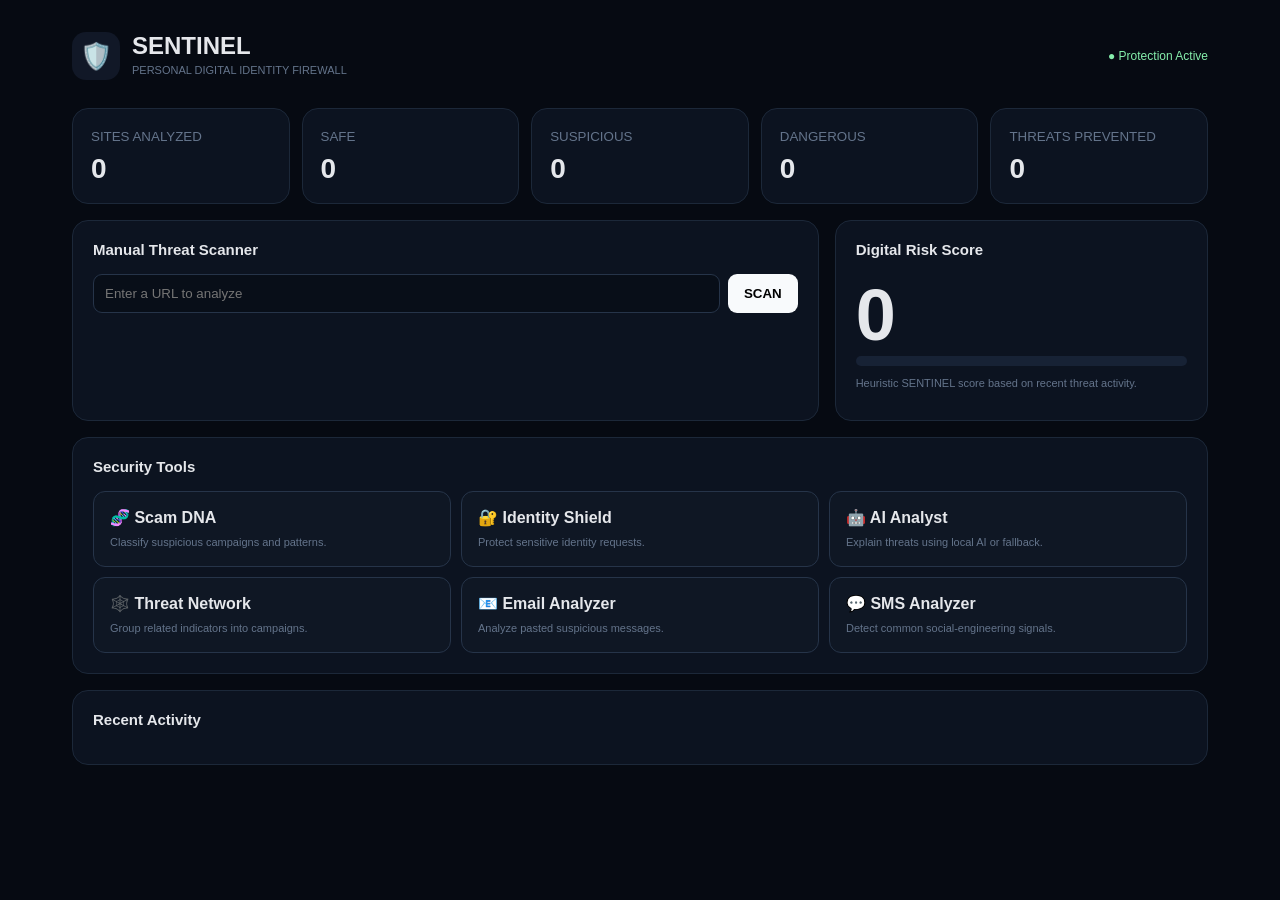
<file: frontend/index.html>
<!doctype html>
<html>
<head>
<meta charset="utf-8">
<meta name="viewport" content="width=device-width,initial-scale=1">
<title>SENTINEL Security Center</title>
<style>
*{box-sizing:border-box}body{margin:0;background:#060a12;color:#e5e7eb;font-family:Inter,Arial,sans-serif}.wrap{max-width:1200px;margin:auto;padding:32px}.top{display:flex;justify-content:space-between;align-items:center;margin-bottom:28px}.brand{display:flex;gap:12px;align-items:center}.logo{width:48px;height:48px;border-radius:14px;background:#111827;display:grid;place-items:center;font-size:26px}.brand h1{margin:0;font-size:24px}.brand p{margin:4px 0;color:#64748b;font-size:11px}.online{color:#86efac;font-size:12px}.grid{display:grid;grid-template-columns:repeat(5,1fr);gap:12px}.stat,.panel{background:#0c1320;border:1px solid #1c2839;border-radius:16px}.stat{padding:18px}.stat small{color:#64748b}.stat strong{display:block;font-size:28px;margin-top:8px}.layout{display:grid;grid-template-columns:2fr 1fr;gap:16px;margin-top:16px}.panel{padding:20px}.panel h2{font-size:15px;margin:0 0 16px}.risk{font-size:72px;font-weight:900}.bar{height:10px;background:#172235;border-radius:99px;overflow:hidden}.bar div{height:100%;background:#60a5fa}.row{display:flex;justify-content:space-between;padding:11px 0;border-bottom:1px solid #172235;font-size:12px}.safe{color:#86efac}.warn{color:#facc15}.danger{color:#f87171}.tools{display:grid;grid-template-columns:repeat(3,1fr);gap:10px;margin-top:16px}.tool{padding:16px;border:1px solid #263449;background:#0f1724;border-radius:12px}.tool strong{display:block;margin-bottom:5px}.tool span{font-size:11px;color:#64748b}.input{display:flex;gap:8px}.input input{flex:1;background:#080e18;border:1px solid #263449;color:white;padding:11px;border-radius:9px}.input button{background:#f8fafc;border:0;border-radius:9px;padding:0 16px;font-weight:800}.result{margin-top:14px}.reason{background:#121c2c;padding:8px;border-radius:8px;margin:5px 0;font-size:12px}@media(max-width:800px){.grid{grid-template-columns:repeat(2,1fr)}.layout{grid-template-columns:1fr}.tools{grid-template-columns:1fr}}
</style>
</head>
<body>
<div class="wrap">
  <div class="top">
    <div class="brand"><div class="logo">🛡️</div><div><h1>SENTINEL</h1><p>PERSONAL DIGITAL IDENTITY FIREWALL</p></div></div>
    <div class="online">● Protection Active</div>
  </div>

  <div class="grid">
    <div class="stat"><small>SITES ANALYZED</small><strong id="total">0</strong></div>
    <div class="stat"><small>SAFE</small><strong id="safe">0</strong></div>
    <div class="stat"><small>SUSPICIOUS</small><strong id="suspicious">0</strong></div>
    <div class="stat"><small>DANGEROUS</small><strong id="dangerous">0</strong></div>
    <div class="stat"><small>THREATS PREVENTED</small><strong id="prevented">0</strong></div>
  </div>

  <div class="layout">
    <section class="panel">
      <h2>Manual Threat Scanner</h2>
      <div class="input"><input id="url" placeholder="Enter a URL to analyze"><button onclick="scan()">SCAN</button></div>
      <div id="result" class="result"></div>
    </section>
    <section class="panel">
      <h2>Digital Risk Score</h2>
      <div id="risk" class="risk">0</div>
      <div class="bar"><div id="riskbar" style="width:0%"></div></div>
      <p style="color:#64748b;font-size:11px">Heuristic SENTINEL score based on recent threat activity.</p>
    </section>
  </div>

  <section class="panel" style="margin-top:16px">
    <h2>Security Tools</h2>
    <div class="tools">
      <div class="tool"><strong>🧬 Scam DNA</strong><span>Classify suspicious campaigns and patterns.</span></div>
      <div class="tool"><strong>🔐 Identity Shield</strong><span>Protect sensitive identity requests.</span></div>
      <div class="tool"><strong>🤖 AI Analyst</strong><span>Explain threats using local AI or fallback.</span></div>
      <div class="tool"><strong>🕸️ Threat Network</strong><span>Group related indicators into campaigns.</span></div>
      <div class="tool"><strong>📧 Email Analyzer</strong><span>Analyze pasted suspicious messages.</span></div>
      <div class="tool"><strong>💬 SMS Analyzer</strong><span>Detect common social-engineering signals.</span></div>
    </div>
  </section>

  <section class="panel" style="margin-top:16px">
    <h2>Recent Activity</h2>
    <div id="history"></div>
  </section>
</div>

<script>
const API="http://127.0.0.1:8000";
async function load(){
  const [s,h]=await Promise.all([
    fetch(API+"/api/stats").then(r=>r.json()),
    fetch(API+"/api/history?limit=12").then(r=>r.json())
  ]);
  for(const k of ["total","safe","suspicious","dangerous","prevented"]) document.getElementById(k).textContent=s[k]||0;
  const risk=Math.min(100,Math.round((s.dangerous*12+s.suspicious*5+s.high*3)||0));
  document.getElementById("risk").textContent=risk;
  document.getElementById("riskbar").style.width=risk+"%";
  document.getElementById("history").innerHTML=h.length?h.map(x=>`
    <div class="row">
      <span>${escapeHtml(x.domain||x.url)}</span>
      <span class="${x.score>=76?'danger':x.score>=31?'warn':'safe'}">${x.score}/100 · ${x.classification}</span>
    </div>`).join(""):"No scans yet.";
}
function escapeHtml(s){return String(s).replace(/[&<>"']/g,c=>({"&":"&amp;","<":"&lt;",">":"&gt;",'"':"&quot;","'":"&#039;"}[c]))}
async function scan(){
  const url=document.getElementById("url").value.trim();
  if(!url)return;
  const r=await fetch(API+"/api/analyze",{method:"POST",headers:{"Content-Type":"application/json"},body:JSON.stringify({url})}).then(x=>x.json());
  document.getElementById("result").innerHTML=`
    <div style="font-size:34px;font-weight:900">${r.score}/100</div>
    <div>${escapeHtml(r.level)} · ${escapeHtml(r.classification)}</div>
    ${(r.reasons||[]).slice(0,8).map(x=>`<div class="reason">⚠ ${escapeHtml(x.signal)} <span style="color:#64748b">+${x.points}</span></div>`).join("")}`;
  load();
}
load();
setInterval(load,5000);
</script>
</body>
</html>
</file>
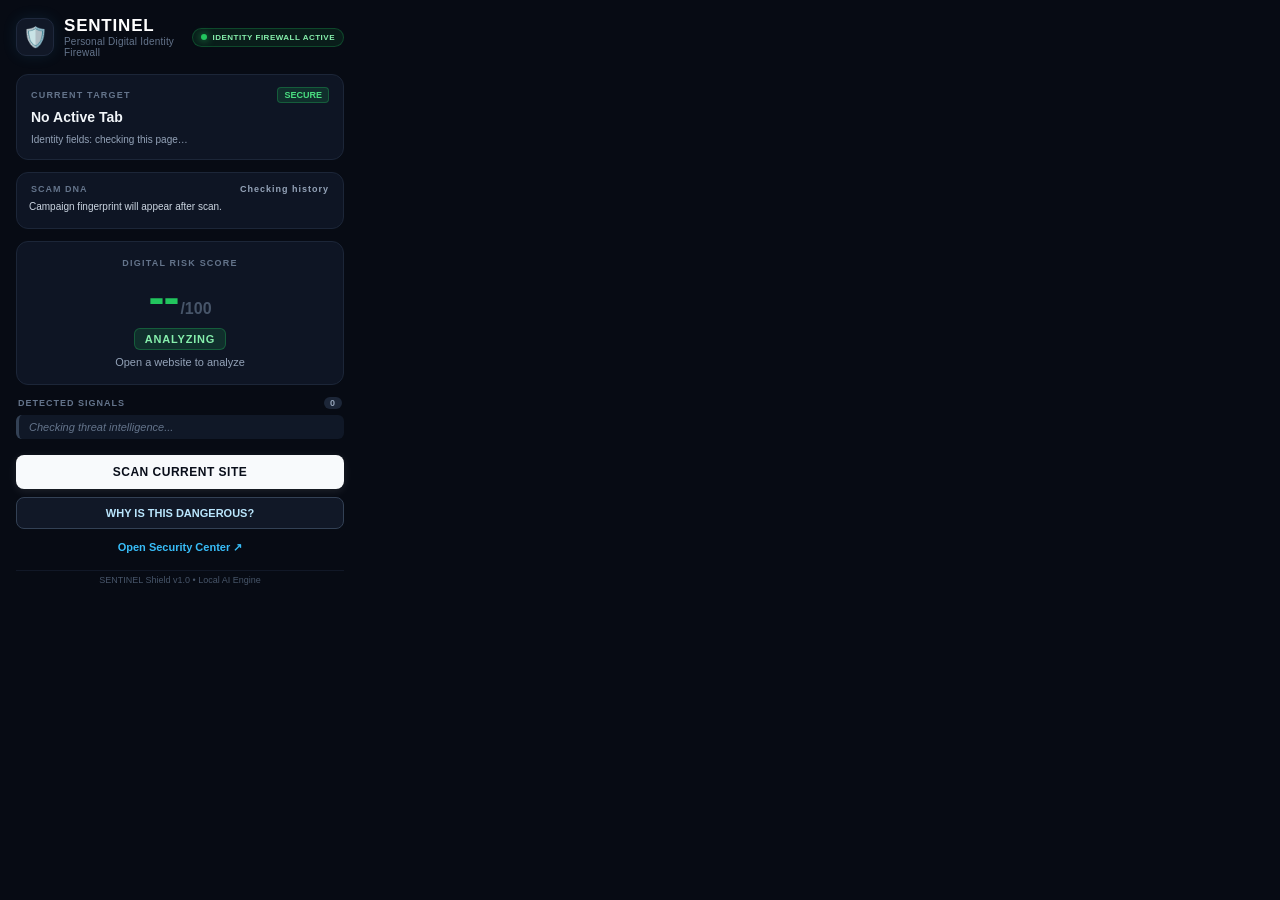
<file: extension/popup.html>
<!doctype html>
<html lang="en">
<head>
  <meta charset="utf-8">
  <meta name="viewport" content="width=device-width, initial-scale=1">
  <title>SENTINEL</title>
  <link rel="stylesheet" href="popup.css">
</head>
<body>
  <div class="app">
    <header>
      <div class="shield-badge">🛡️</div>
      <div class="title-group">
        <h1>SENTINEL</h1>
        <p>Personal Digital Identity Firewall</p>
      </div>
      <div class="status-indicator" title="Protection is actively monitoring your browsing">
        <span class="status-dot"></span>
        <span class="status-label">IDENTITY FIREWALL ACTIVE</span>
      </div>
    </header>

    <div class="site-card">
      <div class="card-label-row">
        <span class="card-label">CURRENT TARGET</span>
        <span id="security-protocol" class="protocol-badge">SECURE</span>
      </div>
      <div class="domain-row">
        <strong id="domain">Checking...</strong>
      </div>
      <div id="identity-banner" class="identity-banner hidden">
        <span class="identity-icon">🔐</span>
        <span id="identity-text">Identity Fields Monitored</span>
      </div>
      <div id="identity-details" class="identity-details">Identity fields: checking this page…</div>
    </div>

    <div class="campaign-card">
      <div class="section-header"><span>SCAM DNA</span><span id="seen-before" class="seen-badge">Checking history</span></div>
      <div id="campaign-info" class="campaign-info">Campaign fingerprint will appear after scan.</div>
      <div id="related-domains" class="related-domains"></div>
    </div>

    <div class="score-card" id="score-card">
      <div class="card-label-row center">
        <span class="card-label">DIGITAL RISK SCORE</span>
      </div>
      <div class="score-display">
        <span id="score" class="score-number">--</span>
        <span class="score-total">/100</span>
      </div>
      <div class="badge-row">
        <span id="level" class="level-badge">ANALYZING</span>
      </div>
      <div id="classification" class="classification-tag">Scanning page signals...</div>
    </div>

    <div class="threats-section">
      <div class="section-header">
        <span>DETECTED SIGNALS</span>
        <span id="signal-count" class="signal-count">0</span>
      </div>
      <div id="reasons" class="reasons-list">
        <div class="reason placeholder">Checking threat intelligence...</div>
      </div>
    </div>

    <div class="actions">
      <button id="scan-btn" class="primary-btn">
        <span id="scan-text">SCAN CURRENT SITE</span>
      </button>
      <button id="explain-btn" class="secondary-btn">WHY IS THIS DANGEROUS?</button>
      <div id="explanation" class="explanation hidden" aria-live="polite"></div>
      <a href="http://127.0.0.1:8000/dashboard" target="_blank" class="dashboard-link">
        Open Security Center ↗
      </a>
    </div>

    <footer>
      <span id="message">SENTINEL Shield v1.0 • Local AI Engine</span>
    </footer>
  </div>
  <script src="popup.js"></script>
</body>
</html>
</file>
<file: extension/popup.css>
* {
  box-sizing: border-box;
  margin: 0;
  padding: 0;
}

body {
  width: 360px;
  background: #070b14;
  color: #f8fafc;
  font-family: -apple-system, BlinkMacSystemFont, "Segoe UI", Roboto, "Helvetica Neue", Arial, sans-serif;
  user-select: none;
  overflow-x: hidden;
}

.app {
  padding: 16px;
  display: flex;
  flex-direction: column;
  gap: 12px;
}

header {
  display: flex;
  align-items: center;
  gap: 10px;
  padding-bottom: 4px;
}

.shield-badge {
  width: 38px;
  height: 38px;
  border-radius: 10px;
  background: #111827;
  border: 1px solid #1f293d;
  display: grid;
  place-items: center;
  font-size: 20px;
  box-shadow: 0 0 15px rgba(56, 189, 248, 0.1);
}

.title-group {
  flex: 1;
}

h1 {
  font-size: 17px;
  font-weight: 800;
  letter-spacing: 0.8px;
  color: #ffffff;
  line-height: 1.2;
}

.title-group p {
  color: #64748b;
  font-size: 10px;
  font-weight: 500;
  letter-spacing: 0.2px;
}

.status-indicator {
  display: flex;
  align-items: center;
  gap: 5px;
  background: rgba(34, 197, 94, 0.1);
  border: 1px solid rgba(34, 197, 94, 0.25);
  padding: 4px 8px;
  border-radius: 20px;
}

.status-dot {
  width: 6px;
  height: 6px;
  border-radius: 50%;
  background: #22c55e;
  box-shadow: 0 0 8px #22c55e;
}

.status-label {
  font-size: 8px;
  font-weight: 800;
  color: #86efac;
  letter-spacing: 0.5px;
}

.identity-details { margin-top: 7px; color: #94a3b8; font-size: 10px; line-height: 1.5; }
.campaign-card { background:#0e1524; border:1px solid #1c2638; border-radius:12px; padding:11px 12px; }
.campaign-card .section-header { margin-bottom:7px; }
.campaign-info { color:#cbd5e1; font-size:10px; overflow-wrap:anywhere; }
.seen-badge { color:#94a3b8; font-size:9px; }
.seen-badge.seen { color:#fbbf24; }
.related-domains { color:#94a3b8; font-size:10px; margin-top:5px; overflow-wrap:anywhere; }
.secondary-btn { width:100%; padding:9px; border:1px solid #334155; border-radius:8px; background:#111827; color:#bae6fd; font-size:11px; font-weight:800; cursor:pointer; }
.secondary-btn:disabled { opacity:.6; cursor:wait; }
.explanation { padding:9px; border:1px solid #263449; border-radius:8px; color:#cbd5e1; background:#0b1220; font-size:10px; line-height:1.5; }
.explanation.hidden { display:none; }

.site-card, .score-card {
  background: #0e1524;
  border: 1px solid #1c2638;
  border-radius: 12px;
  padding: 12px 14px;
}

.card-label-row {
  display: flex;
  justify-content: space-between;
  align-items: center;
  margin-bottom: 6px;
}

.card-label-row.center {
  justify-content: center;
}

.card-label {
  font-size: 9px;
  font-weight: 800;
  letter-spacing: 1.2px;
  color: #64748b;
  text-transform: uppercase;
}

.protocol-badge {
  font-size: 9px;
  font-weight: 700;
  padding: 2px 6px;
  border-radius: 4px;
  background: rgba(34, 197, 94, 0.15);
  color: #4ade80;
  border: 1px solid rgba(34, 197, 94, 0.3);
}

.protocol-badge.insecure {
  background: rgba(239, 68, 68, 0.15);
  color: #f87171;
  border-color: rgba(239, 68, 68, 0.3);
}

.domain-row strong {
  font-size: 14px;
  font-weight: 700;
  display: block;
  overflow: hidden;
  text-overflow: ellipsis;
  white-space: nowrap;
  color: #f1f5f9;
}

.identity-banner {
  margin-top: 8px;
  padding: 6px 10px;
  background: rgba(245, 158, 11, 0.1);
  border: 1px solid rgba(245, 158, 11, 0.25);
  border-radius: 6px;
  font-size: 10px;
  font-weight: 600;
  color: #fbbf24;
  display: flex;
  align-items: center;
  gap: 6px;
}

.identity-banner.hidden {
  display: none;
}

.score-card {
  text-align: center;
  padding: 16px 14px;
  transition: all 0.3s ease;
}

.score-display {
  display: flex;
  align-items: baseline;
  justify-content: center;
  gap: 2px;
  margin: 4px 0 6px 0;
}

.score-number {
  font-size: 48px;
  font-weight: 900;
  line-height: 1;
  color: #22c55e;
  letter-spacing: -1px;
}

.score-total {
  font-size: 16px;
  color: #475569;
  font-weight: 600;
}

.badge-row {
  margin-bottom: 6px;
}

.level-badge {
  display: inline-block;
  padding: 4px 10px;
  border-radius: 6px;
  font-size: 11px;
  font-weight: 800;
  letter-spacing: 0.8px;
  text-transform: uppercase;
  background: rgba(34, 197, 94, 0.15);
  color: #86efac;
  border: 1px solid rgba(34, 197, 94, 0.3);
}

.classification-tag {
  font-size: 11px;
  color: #94a3b8;
  font-weight: 500;
}

/* Dynamic severity coloring */
.score-card.safe .score-number { color: #22c55e; }
.score-card.safe .level-badge { background: rgba(34, 197, 94, 0.15); color: #86efac; border-color: rgba(34, 197, 94, 0.3); }

.score-card.suspicious .score-number { color: #eab308; }
.score-card.suspicious .level-badge { background: rgba(234, 179, 8, 0.15); color: #fde047; border-color: rgba(234, 179, 8, 0.3); }

.score-card.high .score-number { color: #f97316; }
.score-card.high .level-badge { background: rgba(249, 115, 22, 0.15); color: #fdba74; border-color: rgba(249, 115, 22, 0.3); }

.score-card.dangerous {
  border-color: rgba(239, 68, 68, 0.5);
  box-shadow: 0 0 20px rgba(239, 68, 68, 0.15);
}
.score-card.dangerous .score-number { color: #ef4444; }
.score-card.dangerous .level-badge { background: #ef4444; color: #ffffff; border-color: #ef4444; }

.threats-section {
  display: flex;
  flex-direction: column;
  gap: 6px;
}

.section-header {
  display: flex;
  justify-content: space-between;
  align-items: center;
  font-size: 9px;
  font-weight: 800;
  letter-spacing: 1px;
  color: #64748b;
  padding: 0 2px;
}

.signal-count {
  background: #1c2638;
  color: #94a3b8;
  padding: 1px 6px;
  border-radius: 10px;
  font-size: 9px;
}

.reasons-list {
  display: flex;
  flex-direction: column;
  gap: 5px;
  max-height: 140px;
  overflow-y: auto;
}

.reasons-list::-webkit-scrollbar {
  width: 4px;
}
.reasons-list::-webkit-scrollbar-thumb {
  background: #1e293b;
  border-radius: 4px;
}

.reason {
  background: #101827;
  border-left: 3px solid #ef4444;
  border-radius: 6px;
  padding: 6px 10px;
  font-size: 11px;
  color: #e2e8f0;
  display: flex;
  align-items: center;
  gap: 6px;
}

.reason.critical { border-left-color: #ef4444; background: rgba(239, 68, 68, 0.08); }
.reason.high { border-left-color: #f97316; background: rgba(249, 115, 22, 0.08); }
.reason.medium { border-left-color: #eab308; background: rgba(234, 179, 8, 0.08); }

.reason.safe {
  border-left-color: #22c55e;
  background: rgba(34, 197, 94, 0.06);
  color: #86efac;
}

.reason.placeholder {
  border-left-color: #334155;
  color: #64748b;
  font-style: italic;
}

.actions {
  display: flex;
  flex-direction: column;
  gap: 8px;
  margin-top: 4px;
}

.primary-btn {
  width: 100%;
  padding: 10px 14px;
  border: none;
  border-radius: 8px;
  background: #f8fafc;
  color: #090e1a;
  font-size: 12px;
  font-weight: 800;
  letter-spacing: 0.5px;
  cursor: pointer;
  transition: all 0.2s ease;
  box-shadow: 0 2px 10px rgba(255, 255, 255, 0.1);
}

.primary-btn:hover {
  background: #ffffff;
  transform: translateY(-1px);
}

.primary-btn:active {
  transform: translateY(0);
}

.dashboard-link {
  display: block;
  text-align: center;
  color: #38bdf8;
  font-size: 11px;
  font-weight: 600;
  text-decoration: none;
  padding: 4px;
  transition: color 0.2s;
}

.dashboard-link:hover {
  color: #7dd3fc;
  text-decoration: underline;
}

footer {
  text-align: center;
  font-size: 9px;
  color: #475569;
  padding-top: 4px;
  border-top: 1px solid #111827;
}
</file>
